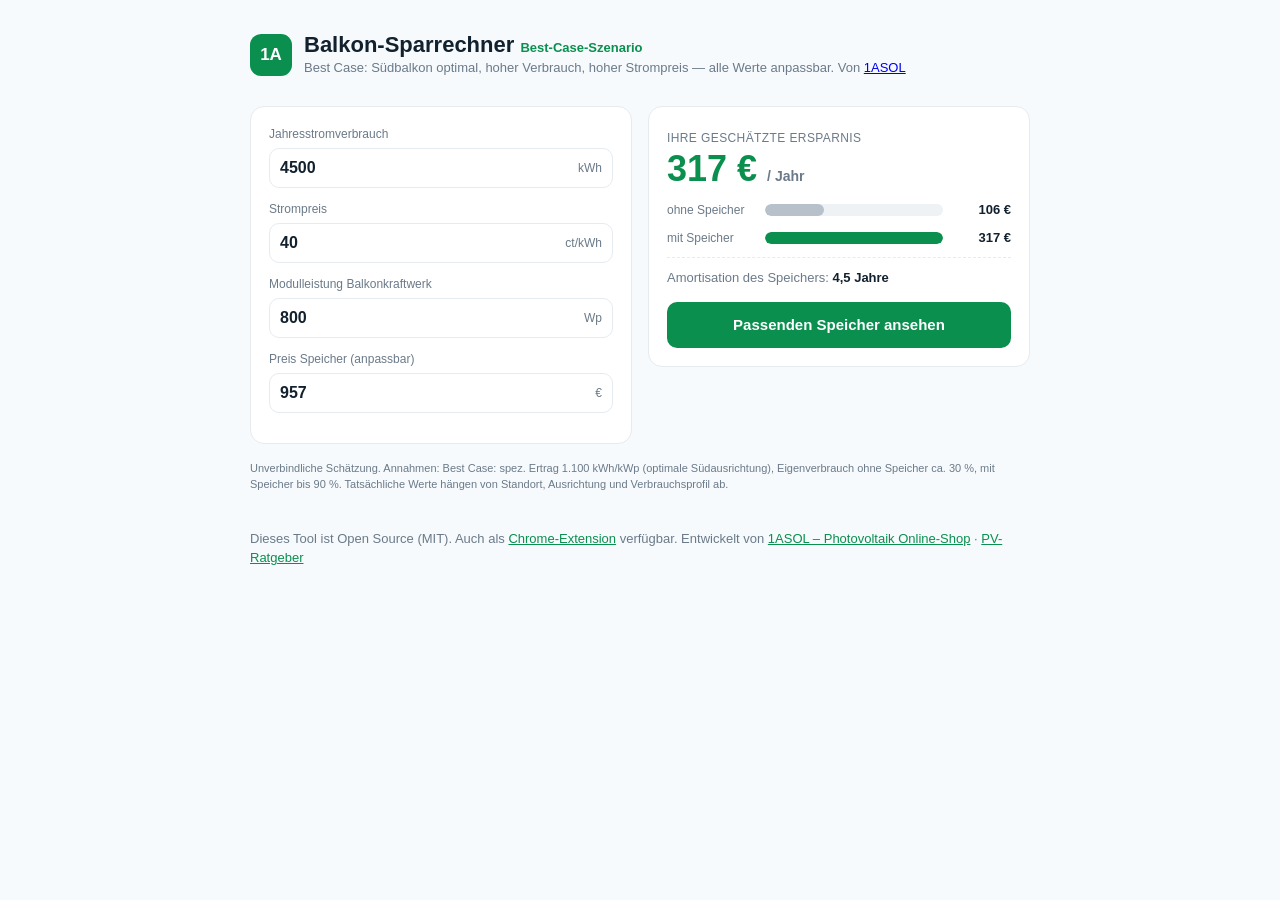
<file: index.html>
<!DOCTYPE html>
<html lang="de">
<head>
  <meta charset="UTF-8">
  <meta name="viewport" content="width=device-width, initial-scale=1.0">
  <title>Balkon-Sparrechner – Was spart ein Balkonkraftwerk-Speicher pro Jahr?</title>
  <meta name="description" content="Kostenloser Rechner: Geben Sie Verbrauch, Strompreis und Modulleistung ein und sehen Sie sofort, was ein Balkonkraftwerk-Speicher wie der Marstek Venus E pro Jahr spart.">
  <style>
    :root{--g:#0a8f4e;--gd:#077a42;--ink:#12212e;--mut:#6b7a89;--ln:#e6ebf0;--gr:#b7c1cc;}
    *{box-sizing:border-box;margin:0;padding:0;}
    body{font-family:-apple-system,BlinkMacSystemFont,"Segoe UI",Roboto,Helvetica,Arial,sans-serif;color:var(--ink);background:#f6fafc;line-height:1.5;}
    .wrap{max-width:820px;margin:0 auto;padding:32px 20px 60px;}
    header.site{display:flex;align-items:center;gap:12px;margin-bottom:28px;}
    .mark{display:inline-flex;align-items:center;justify-content:center;width:42px;height:42px;border-radius:11px;background:var(--g);color:#fff;font-weight:800;font-size:17px;}
    header.site h1{font-size:22px;line-height:1.2;}
    header.site p{font-size:13px;color:var(--mut);}
    .grid{display:grid;grid-template-columns:1fr 1fr;gap:16px;align-items:start;}
    .card{border:1px solid var(--ln);border-radius:14px;padding:18px;background:#fff;}
    .field{display:flex;flex-direction:column;gap:5px;margin-bottom:12px;}
    .field>span{font-size:12px;color:var(--mut);}
    .in{display:flex;align-items:center;border:1px solid var(--ln);border-radius:10px;padding:0 10px;background:#fff;}
    .in:focus-within{border-color:var(--g);box-shadow:0 0 0 2px rgba(10,143,78,.12);}
    .in input{border:0;outline:0;width:100%;font-size:16px;font-weight:600;padding:10px 0;background:transparent;color:var(--ink);}
    .in em{font-style:normal;font-size:12px;color:var(--mut);padding-left:6px;white-space:nowrap;}
    .label{font-size:12px;color:var(--mut);text-transform:uppercase;letter-spacing:.4px;}
    .value{font-size:36px;font-weight:800;color:var(--g);line-height:1.1;margin-bottom:12px;}
    .value small{font-size:14px;font-weight:600;color:var(--mut);}
    .bars{display:flex;flex-direction:column;gap:8px;margin-bottom:10px;}
    .brow{display:grid;grid-template-columns:90px 1fr 60px;align-items:center;gap:8px;font-size:12px;color:var(--mut);}
    .track{height:12px;background:#eef2f5;border-radius:7px;overflow:hidden;}
    .fill{height:100%;width:0;border-radius:7px;transition:width .6s ease;}
    .fgrey{background:var(--gr);}.fgreen{background:var(--g);}
    .num{font-size:13px;font-weight:700;text-align:right;color:var(--ink);}
    .payback{font-size:13px;color:var(--mut);border-top:1px dashed var(--ln);padding-top:10px;margin-bottom:14px;}
    .payback strong{color:var(--ink);}
    .cta{display:block;text-align:center;text-decoration:none;background:var(--g);color:#fff;font-weight:700;font-size:15px;padding:12px;border-radius:10px;}
    .cta:hover{background:var(--gd);}
    .note{font-size:11px;color:var(--mut);margin-top:16px;}
    footer{margin-top:36px;font-size:13px;color:var(--mut);}
    footer a{color:var(--g);}
    @media(max-width:640px){.grid{grid-template-columns:1fr;}}
  </style>
</head>
<body>
<div class="wrap">
  <header class="site">
    <span class="mark">1A</span>
    <div>
      <h1>Balkon-Sparrechner <small style="font-size:13px;color:#0a8f4e;font-weight:700">Best-Case-Szenario</small></h1>
      <p>Best Case: Südbalkon optimal, hoher Verbrauch, hoher Strompreis — alle Werte anpassbar. Von <a href="https://1asol.de">1ASOL</a></p>
    </div>
  </header>

  <div class="grid">
    <div class="card">
      <label class="field"><span>Jahresstromverbrauch</span>
        <div class="in"><input type="number" id="usage" value="4500" min="500" max="20000" step="100"><em>kWh</em></div></label>
      <label class="field"><span>Strompreis</span>
        <div class="in"><input type="number" id="price" value="40" min="10" max="80" step="1"><em>ct/kWh</em></div></label>
      <label class="field"><span>Modulleistung Balkonkraftwerk</span>
        <div class="in"><input type="number" id="wp" value="800" min="300" max="2000" step="100"><em>Wp</em></div></label>
      <label class="field"><span>Preis Speicher (anpassbar)</span>
        <div class="in"><input type="number" id="cost" value="957" min="200" max="3000" step="10"><em>€</em></div></label>
    </div>

    <div class="card">
      <span class="label">Ihre geschätzte Ersparnis</span>
      <div class="value"><span id="saveYear">0</span> € <small>/ Jahr</small></div>
      <div class="bars">
        <div class="brow"><span>ohne Speicher</span><div class="track"><div class="fill fgrey" id="barNo"></div></div><span class="num" id="numNo">0 €</span></div>
        <div class="brow"><span>mit Speicher</span><div class="track"><div class="fill fgreen" id="barYes"></div></div><span class="num" id="numYes">0 €</span></div>
      </div>
      <div class="payback">Amortisation des Speichers: <strong id="payback">–</strong></div>
      <a class="cta" href="https://1asol.de/collections/marstek-batteriespeicher">Passenden Speicher ansehen</a>
    </div>
  </div>

  <p class="note">Unverbindliche Schätzung. Annahmen: Best Case: spez. Ertrag 1.100 kWh/kWp (optimale Südausrichtung), Eigenverbrauch ohne Speicher ca. 30 %, mit Speicher bis 90 %. Tatsächliche Werte hängen von Standort, Ausrichtung und Verbrauchsprofil ab.</p>

  <footer>
    <p>Dieses Tool ist Open Source (MIT). Auch als
      <a href="https://github.com/">Chrome-Extension</a> verfügbar.
      Entwickelt von <a href="https://1asol.de">1ASOL – Photovoltaik Online-Shop</a> ·
      <a href="https://1asol.de/blogs/pv-ratgeber">PV-Ratgeber</a></p>
  </footer>
</div>

<script>
(function(){
  var SPEZ=1100,EVO=0.30,EVM=0.90;
  function g(id){return document.getElementById(id);}
  function eu(n){return Math.round(n).toLocaleString("de-DE");}
  function num(id,fb){var v=parseFloat((g(id).value||"").replace(",","."));return isFinite(v)&&v>0?v:fb;}
  function calc(){
    var usage=num("usage",4500),price=num("price",40)/100,wp=num("wp",800),cost=num("cost",957),
        pv=(wp/1000)*SPEZ,so=Math.min(pv*EVO,usage),sm=Math.min(pv*EVM,usage),
        sao=so*price,sam=sm*price,z=Math.max(sam-sao,0);
    g("saveYear").textContent=eu(sam);
    var mx=Math.max(sam,1);
    g("barNo").style.width=(sao/mx*100)+"%";g("barYes").style.width="100%";
    g("numNo").textContent=eu(sao)+" €";g("numYes").textContent=eu(sam)+" €";
    g("payback").textContent=z>0?(cost/z).toLocaleString("de-DE",{maximumFractionDigits:1})+" Jahre":"–";
  }
  ["usage","price","wp","cost"].forEach(function(id){g(id).addEventListener("input",calc);});
  calc();
})();
</script>
</body>
</html>
</file>
